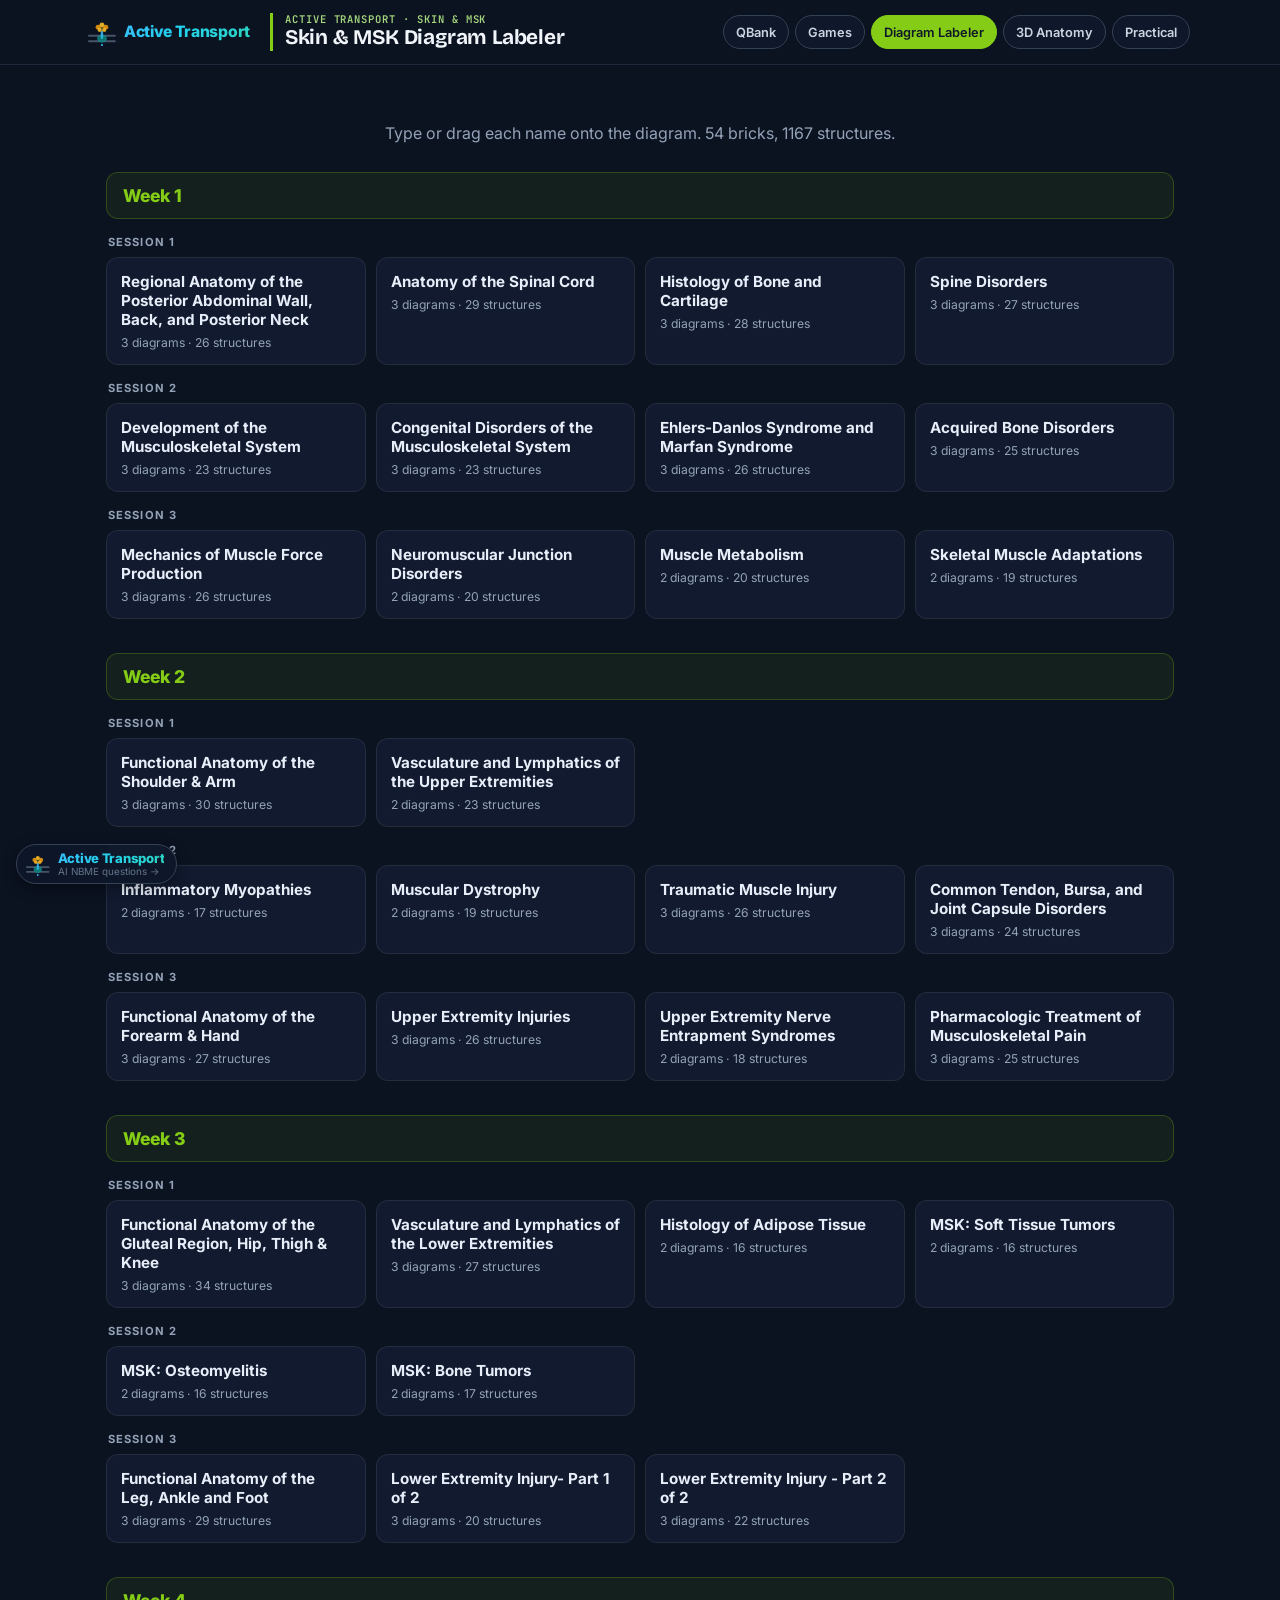
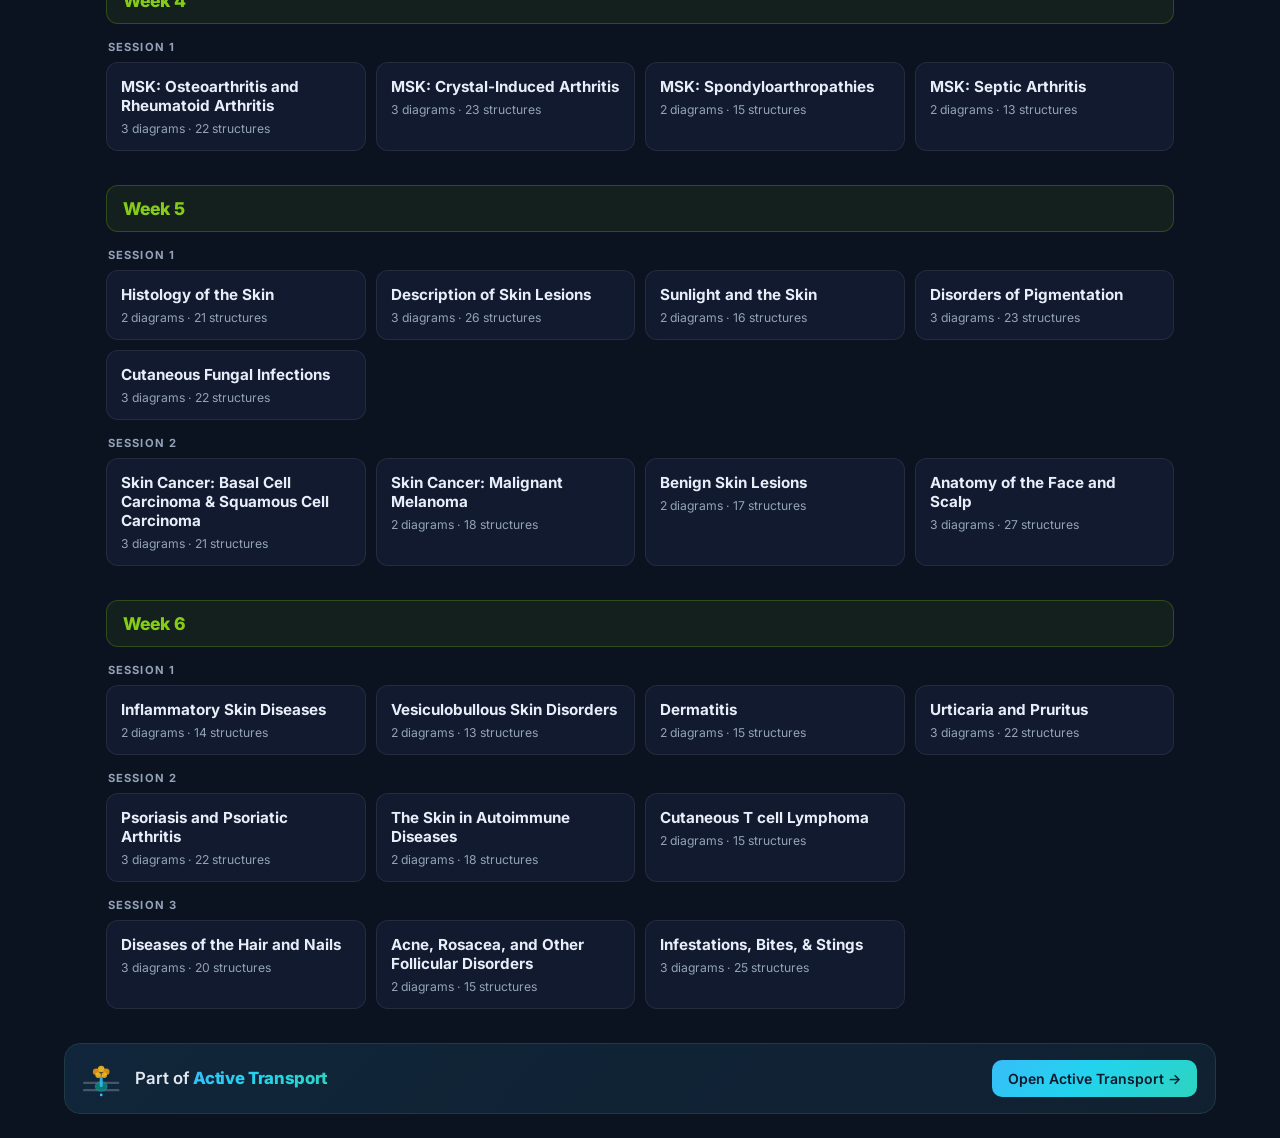
<file: index.html>
<!DOCTYPE html>
<html lang="en"><head><meta charset="UTF-8"><meta name="viewport" content="width=device-width, initial-scale=1.0">
<title>Skin &amp; MSK Diagram Labeler · Active Transport</title><link rel="stylesheet" href="style.css">
<script defer src="https://activetransport.app/static/tool-track.js"></script><!-- at-tools -->
<link rel="preconnect" href="https://fonts.googleapis.com"><link rel="preconnect" href="https://fonts.gstatic.com" crossorigin><link href="https://fonts.googleapis.com/css2?family=Bricolage+Grotesque:opsz,wght@12..96,500..800&family=Inter:wght@400;500;600;700&family=JetBrains+Mono:wght@500;600&display=swap" rel="stylesheet">
<link rel="stylesheet" href="at-tools.css?v=5aac68f3">
<!-- /at-tools -->
</head>
<body>
<!-- at-header --><script src="at-site.js?v=5aac68f3"></script><script src="at-header.js?v=5aac68f3" data-page="index"></script><!-- /at-header -->

<header class="hero">
  <p>Type or drag each name onto the diagram. 54 bricks, 1167 structures.</p>
</header>
<main>
<section class="week"><div class="week-head">Week 1</div><div class="sess">Session 1</div><div class="cards"><a class="card" href="play.html?b=1"><b>Regional Anatomy of the Posterior Abdominal Wall, Back, and Posterior Neck</b><span>3 diagrams &middot; 26 structures</span></a><a class="card" href="play.html?b=2"><b>Anatomy of the Spinal Cord</b><span>3 diagrams &middot; 29 structures</span></a><a class="card" href="play.html?b=3"><b>Histology of Bone and Cartilage</b><span>3 diagrams &middot; 28 structures</span></a><a class="card" href="play.html?b=4"><b>Spine Disorders</b><span>3 diagrams &middot; 27 structures</span></a></div><div class="sess">Session 2</div><div class="cards"><a class="card" href="play.html?b=5"><b>Development of the Musculoskeletal System</b><span>3 diagrams &middot; 23 structures</span></a><a class="card" href="play.html?b=6"><b>Congenital Disorders of the Musculoskeletal System</b><span>3 diagrams &middot; 23 structures</span></a><a class="card" href="play.html?b=7"><b>Ehlers-Danlos Syndrome and Marfan Syndrome</b><span>3 diagrams &middot; 26 structures</span></a><a class="card" href="play.html?b=8"><b>Acquired Bone Disorders</b><span>3 diagrams &middot; 25 structures</span></a></div><div class="sess">Session 3</div><div class="cards"><a class="card" href="play.html?b=9"><b>Mechanics of Muscle Force Production</b><span>3 diagrams &middot; 26 structures</span></a><a class="card" href="play.html?b=10"><b>Neuromuscular Junction Disorders</b><span>2 diagrams &middot; 20 structures</span></a><a class="card" href="play.html?b=11"><b>Muscle Metabolism</b><span>2 diagrams &middot; 20 structures</span></a><a class="card" href="play.html?b=12"><b>Skeletal Muscle Adaptations</b><span>2 diagrams &middot; 19 structures</span></a></div></section>
<section class="week"><div class="week-head">Week 2</div><div class="sess">Session 1</div><div class="cards"><a class="card" href="play.html?b=13"><b>Functional Anatomy of the Shoulder &amp; Arm</b><span>3 diagrams &middot; 30 structures</span></a><a class="card" href="play.html?b=14"><b>Vasculature and Lymphatics of the Upper Extremities</b><span>2 diagrams &middot; 23 structures</span></a></div><div class="sess">Session 2</div><div class="cards"><a class="card" href="play.html?b=15"><b>Inflammatory Myopathies</b><span>2 diagrams &middot; 17 structures</span></a><a class="card" href="play.html?b=16"><b>Muscular Dystrophy</b><span>2 diagrams &middot; 19 structures</span></a><a class="card" href="play.html?b=17"><b>Traumatic Muscle Injury</b><span>3 diagrams &middot; 26 structures</span></a><a class="card" href="play.html?b=18"><b>Common Tendon, Bursa, and Joint Capsule Disorders</b><span>3 diagrams &middot; 24 structures</span></a></div><div class="sess">Session 3</div><div class="cards"><a class="card" href="play.html?b=19"><b>Functional Anatomy of the Forearm &amp; Hand</b><span>3 diagrams &middot; 27 structures</span></a><a class="card" href="play.html?b=20"><b>Upper Extremity Injuries</b><span>3 diagrams &middot; 26 structures</span></a><a class="card" href="play.html?b=21"><b>Upper Extremity Nerve Entrapment Syndromes</b><span>2 diagrams &middot; 18 structures</span></a><a class="card" href="play.html?b=22"><b>Pharmacologic Treatment of Musculoskeletal Pain</b><span>3 diagrams &middot; 25 structures</span></a></div></section>
<section class="week"><div class="week-head">Week 3</div><div class="sess">Session 1</div><div class="cards"><a class="card" href="play.html?b=23"><b>Functional Anatomy of the Gluteal Region, Hip, Thigh &amp; Knee</b><span>3 diagrams &middot; 34 structures</span></a><a class="card" href="play.html?b=24"><b>Vasculature and Lymphatics of the Lower Extremities</b><span>3 diagrams &middot; 27 structures</span></a><a class="card" href="play.html?b=25"><b>Histology of Adipose Tissue</b><span>2 diagrams &middot; 16 structures</span></a><a class="card" href="play.html?b=26"><b>MSK: Soft Tissue Tumors</b><span>2 diagrams &middot; 16 structures</span></a></div><div class="sess">Session 2</div><div class="cards"><a class="card" href="play.html?b=27"><b>MSK: Osteomyelitis</b><span>2 diagrams &middot; 16 structures</span></a><a class="card" href="play.html?b=28"><b>MSK: Bone Tumors</b><span>2 diagrams &middot; 17 structures</span></a></div><div class="sess">Session 3</div><div class="cards"><a class="card" href="play.html?b=29"><b>Functional Anatomy of the Leg, Ankle and Foot</b><span>3 diagrams &middot; 29 structures</span></a><a class="card" href="play.html?b=30"><b>Lower Extremity Injury- Part 1 of 2</b><span>3 diagrams &middot; 20 structures</span></a><a class="card" href="play.html?b=31"><b>Lower Extremity Injury - Part 2 of 2</b><span>3 diagrams &middot; 22 structures</span></a></div></section>
<section class="week"><div class="week-head">Week 4</div><div class="sess">Session 1</div><div class="cards"><a class="card" href="play.html?b=32"><b>MSK: Osteoarthritis and Rheumatoid Arthritis</b><span>3 diagrams &middot; 22 structures</span></a><a class="card" href="play.html?b=33"><b>MSK: Crystal-Induced Arthritis</b><span>3 diagrams &middot; 23 structures</span></a><a class="card" href="play.html?b=34"><b>MSK: Spondyloarthropathies</b><span>2 diagrams &middot; 15 structures</span></a><a class="card" href="play.html?b=35"><b>MSK: Septic Arthritis</b><span>2 diagrams &middot; 13 structures</span></a></div></section>
<section class="week"><div class="week-head">Week 5</div><div class="sess">Session 1</div><div class="cards"><a class="card" href="play.html?b=36"><b>Histology of the Skin</b><span>2 diagrams &middot; 21 structures</span></a><a class="card" href="play.html?b=37"><b>Description of Skin Lesions</b><span>3 diagrams &middot; 26 structures</span></a><a class="card" href="play.html?b=38"><b>Sunlight and the Skin</b><span>2 diagrams &middot; 16 structures</span></a><a class="card" href="play.html?b=39"><b>Disorders of Pigmentation</b><span>3 diagrams &middot; 23 structures</span></a><a class="card" href="play.html?b=40"><b>Cutaneous Fungal Infections</b><span>3 diagrams &middot; 22 structures</span></a></div><div class="sess">Session 2</div><div class="cards"><a class="card" href="play.html?b=42"><b>Skin Cancer: Basal Cell Carcinoma &amp; Squamous Cell Carcinoma</b><span>3 diagrams &middot; 21 structures</span></a><a class="card" href="play.html?b=43"><b>Skin Cancer: Malignant Melanoma</b><span>2 diagrams &middot; 18 structures</span></a><a class="card" href="play.html?b=44"><b>Benign Skin Lesions</b><span>2 diagrams &middot; 17 structures</span></a><a class="card" href="play.html?b=45"><b>Anatomy of the Face and Scalp</b><span>3 diagrams &middot; 27 structures</span></a></div></section>
<section class="week"><div class="week-head">Week 6</div><div class="sess">Session 1</div><div class="cards"><a class="card" href="play.html?b=46"><b>Inflammatory Skin Diseases</b><span>2 diagrams &middot; 14 structures</span></a><a class="card" href="play.html?b=47"><b>Vesiculobullous Skin Disorders</b><span>2 diagrams &middot; 13 structures</span></a><a class="card" href="play.html?b=48"><b>Dermatitis</b><span>2 diagrams &middot; 15 structures</span></a><a class="card" href="play.html?b=49"><b>Urticaria and Pruritus</b><span>3 diagrams &middot; 22 structures</span></a></div><div class="sess">Session 2</div><div class="cards"><a class="card" href="play.html?b=50"><b>Psoriasis and Psoriatic Arthritis</b><span>3 diagrams &middot; 22 structures</span></a><a class="card" href="play.html?b=51"><b>The Skin in Autoimmune Diseases</b><span>2 diagrams &middot; 18 structures</span></a><a class="card" href="play.html?b=52"><b>Cutaneous T cell Lymphoma</b><span>2 diagrams &middot; 15 structures</span></a></div><div class="sess">Session 3</div><div class="cards"><a class="card" href="play.html?b=53"><b>Diseases of the Hair and Nails</b><span>3 diagrams &middot; 20 structures</span></a><a class="card" href="play.html?b=54"><b>Acne, Rosacea, and Other Follicular Disorders</b><span>2 diagrams &middot; 15 structures</span></a><a class="card" href="play.html?b=55"><b>Infestations, Bites, &amp; Stings</b><span>3 diagrams &middot; 25 structures</span></a></div></section>
</main>
</body></html>
</file>
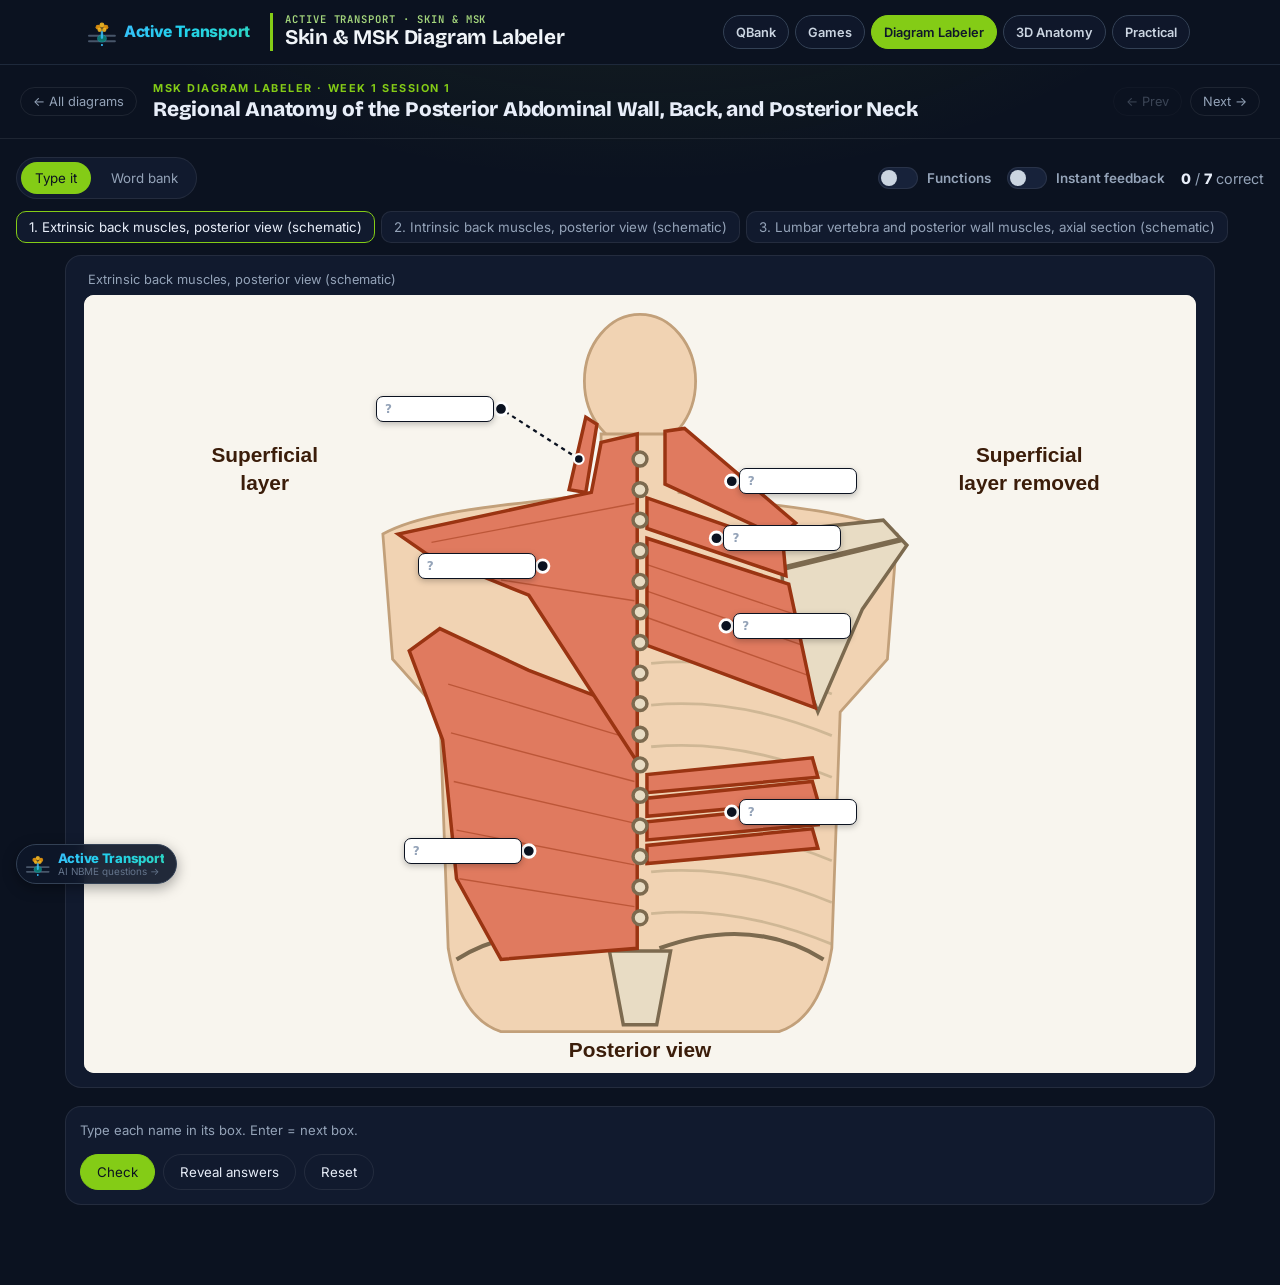
<file: play.html>
<!DOCTYPE html>
<html lang="en">
<head>
<meta charset="UTF-8">
<meta name="viewport" content="width=device-width, initial-scale=1.0">
<title>Skin &amp; MSK Diagram Labeler · Active Transport</title>
<link rel="stylesheet" href="style.css">
<script defer src="https://activetransport.app/static/tool-track.js"></script>
<!-- at-tools -->
<link rel="preconnect" href="https://fonts.googleapis.com"><link rel="preconnect" href="https://fonts.gstatic.com" crossorigin><link href="https://fonts.googleapis.com/css2?family=Bricolage+Grotesque:opsz,wght@12..96,500..800&family=Inter:wght@400;500;600;700&family=JetBrains+Mono:wght@500;600&display=swap" rel="stylesheet">
<link rel="stylesheet" href="at-tools.css?v=5aac68f3">
<!-- /at-tools -->
</head>
<body>
<!-- at-header --><script src="at-site.js?v=5aac68f3"></script><script src="at-header.js?v=5aac68f3" data-page="app" data-card="0"></script><!-- /at-header -->
<header class="top">
  <a class="back" href="index.html">&larr; All diagrams</a>
  <div class="titles">
    <div class="eyebrow" id="eyebrow">MSK Diagram Labeler</div>
    <h1 id="title">Loading&hellip;</h1>
  </div>
  <nav class="pn"><a id="prev" class="pill">&larr; Prev</a><a id="next" class="pill">Next &rarr;</a></nav>
</header>

<main class="wrap">
  <div class="bar">
    <div class="modes" role="tablist" aria-label="Mode">
      <button class="mode on" data-mode="type" role="tab">Type it</button>
      <button class="mode" data-mode="bank" role="tab">Word bank</button>
    </div>
    <div class="barright">
      <label class="toggle" title="Also match each structure to its function: a function box appears under each name box">
        <input type="checkbox" id="funcs"><span class="track"><span class="thumb"></span></span>
        <span>Functions</span>
      </label>
      <label class="toggle" title="Show right/wrong as soon as you place or enter each answer">
        <input type="checkbox" id="instant"><span class="track"><span class="thumb"></span></span>
        <span>Instant feedback</span>
      </label>
      <div class="score"><span id="score">0</span> / <span id="total">0</span> correct</div>
    </div>
  </div>
  <div class="dtabs" id="dtabs"></div>

  <div class="stage" id="stage">
    <figure class="fig">
      <figcaption id="figcap"></figcaption>
      <div class="svgbox" id="svgbox"></div>
    </figure>
    <aside class="panel">
      <p class="hint" id="hint"></p>
      <ol class="answers" id="answers"></ol>
      <div class="bank" id="bank"></div>
      <div class="actions">
        <button class="btn primary" id="check">Check</button>
        <button class="btn" id="reveal">Reveal answers</button>
        <button class="btn" id="reset">Reset</button>
      </div>
    </aside>
  </div>
</main>
<script src="app.js"></script>
</body>
</html>
</file>
<file: style.css>
:root { --bg:#0b1220; --surface:#111a2e; --surface2:#17223a; --text:#e8eef9; --muted:#94a3b8;
        --border:rgba(255,255,255,.08); --accent:#84cc16; --accent2:#4d7c0f; --ok:#22c55e; --bad:#ef4444; }
* { box-sizing:border-box; margin:0; padding:0; }
body { background: radial-gradient(1000px 520px at 50% -10%, rgba(132,204,22,.10), transparent 60%), var(--bg);
       color:var(--text); font-family:'Segoe UI',system-ui,-apple-system,sans-serif; min-height:100vh; }
a { color:inherit; }
.top { display:flex; align-items:center; gap:16px; padding:16px 20px; border-bottom:1px solid var(--border); flex-wrap:wrap; }
.back, .pill { font-size:.8rem; color:var(--muted); text-decoration:none; border:1px solid var(--border); border-radius:999px; padding:6px 12px; }
.back:hover, .pill:hover { color:var(--text); border-color:var(--accent); }
.pill[aria-disabled="true"] { opacity:.35; pointer-events:none; }
.titles { flex:1; min-width:220px; }
.eyebrow { font-size:.68rem; letter-spacing:.14em; text-transform:uppercase; color:var(--accent); font-weight:700; }
h1 { font-size:1.3rem; font-weight:800; letter-spacing:-.01em; margin-top:2px; }
.pn { display:flex; gap:8px; }
.wrap { max-width:1400px; margin:0 auto; padding:18px 16px 80px; }
.bar { display:flex; align-items:center; justify-content:space-between; gap:12px; flex-wrap:wrap; margin-bottom:12px; }
.modes { display:flex; gap:6px; flex-wrap:wrap; background:var(--surface); border:1px solid var(--border); border-radius:999px; padding:4px; }
.mode { background:transparent; border:0; color:var(--muted); font:600 .82rem inherit; padding:8px 14px; border-radius:999px; cursor:pointer; font-family:inherit; }
.mode.on { background:var(--accent); color:#0b1220; }
.score { font-size:.9rem; color:var(--muted); }
.score span { color:var(--text); font-weight:800; }
.dtabs { display:flex; gap:6px; flex-wrap:wrap; margin-bottom:12px; }
.dtab { background:var(--surface); border:1px solid var(--border); color:var(--muted); border-radius:10px; padding:7px 12px; font:600 .8rem inherit; cursor:pointer; font-family:inherit; }
.dtab.on { border-color:var(--accent); color:var(--text); }
.stage { display:grid; grid-template-columns: minmax(0,1.35fr) minmax(300px,1fr); gap:18px; align-items:start; }
@media (max-width:900px) { .stage { grid-template-columns:1fr; } }
.fig { background:var(--surface); border:1px solid var(--border); border-radius:16px; padding:12px; position:sticky; top:12px; }
@media (max-width:900px) { .fig { position:static; } }
figcaption { font-size:.8rem; color:var(--muted); margin:2px 4px 8px; }
.svgbox svg { width:100%; height:auto; display:block; border-radius:10px; background:#f8f5ee; touch-action:manipulation; }
.pin circle { fill:#0b1220; stroke:#fff; stroke-width:2; }
.pin text { fill:#fff; font:700 13px 'Segoe UI',sans-serif; text-anchor:middle; dominant-baseline:central; pointer-events:none; }
.pin { cursor:pointer; }
.pin.target circle { fill:var(--accent2); }
.pin.ok circle { fill:var(--ok); }
.pin.bad circle { fill:var(--bad); }
.pin.sel circle { stroke:var(--accent); stroke-width:4; }
.pin .dot { fill:#0b1220; stroke:#fff; stroke-width:1.5; }
.lead { stroke:#0b1220; stroke-width:1.6; stroke-dasharray:3 3; }
.panel { background:var(--surface); border:1px solid var(--border); border-radius:16px; padding:14px; }
.hint { font-size:.82rem; color:var(--muted); margin-bottom:10px; line-height:1.45; }
.answers { list-style:none; display:flex; flex-direction:column; gap:7px; }
.answers li { display:grid; grid-template-columns: 30px 1fr; gap:8px; align-items:center; }
.num { width:28px; height:28px; border-radius:50%; display:grid; place-items:center; background:var(--surface2); border:1px solid var(--border); font-weight:800; font-size:.8rem; cursor:pointer; }
.answers li.sel .num { border-color:var(--accent); box-shadow:0 0 0 2px rgba(132,204,22,.35); }
.answers input { width:100%; background:var(--surface2); border:1px solid var(--border); color:var(--text); border-radius:9px; padding:9px 11px; font:inherit; font-size:.9rem; outline:none; }
.answers input:focus { border-color:var(--accent); }
.slot { min-height:40px; background:var(--surface2); border:1px dashed rgba(255,255,255,.18); border-radius:9px; padding:8px 11px; font-size:.86rem; line-height:1.35; color:var(--muted); cursor:pointer; }
.slot.filled { border-style:solid; color:var(--text); }
.slot.over { border-color:var(--accent); background:rgba(132,204,22,.12); }
.ok input, .ok .slot { border-color:var(--ok)!important; background:rgba(34,197,94,.12); }
.bad input, .bad .slot { border-color:var(--bad)!important; background:rgba(239,68,68,.12); }
.reveal { font-size:.76rem; color:#86efac; margin-top:3px; grid-column:2; }
.bank { display:flex; flex-wrap:wrap; gap:6px; margin-top:12px; padding-top:12px; border-top:1px solid var(--border); }
.bank:empty { display:none; }
.chip { background:#1e2b47; border:1px solid rgba(132,204,22,.35); color:var(--text); border-radius:9px; padding:7px 10px; font-size:.82rem; line-height:1.3; cursor:grab; user-select:none; max-width:100%; }
.chip.sel { outline:2px solid var(--accent); }
.chip.used { opacity:.3; }
.actions { display:flex; gap:8px; flex-wrap:wrap; margin-top:14px; }
.btn { background:transparent; border:1px solid var(--border); color:var(--text); border-radius:999px; padding:9px 16px; font:600 .84rem inherit; cursor:pointer; font-family:inherit; }
.btn:hover { border-color:var(--accent); }
.btn.primary { background:var(--accent); border-color:var(--accent); color:#0b1220; }
/* index */
.hero { text-align:center; padding:46px 20px 26px; }
.hero h1 { font-size:2.3rem; }
.hero p { color:var(--muted); max-width:640px; margin:10px auto 0; line-height:1.55; }
.week { max-width:1100px; margin:0 auto 34px; padding:0 16px; }
.week-head { font-size:1.1rem; font-weight:800; color:var(--accent); padding:12px 16px; border-radius:12px; background:rgba(132,204,22,.08); border:1px solid rgba(132,204,22,.25); margin-bottom:14px; }
.sess { font-size:.7rem; letter-spacing:.1em; text-transform:uppercase; color:var(--muted); font-weight:700; margin:16px 2px 8px; }
.cards { display:grid; grid-template-columns:repeat(auto-fill,minmax(250px,1fr)); gap:10px; }
.card { display:flex; flex-direction:column; gap:6px; background:var(--surface); border:1px solid var(--border); border-radius:12px; padding:14px; text-decoration:none; transition:.15s; }
.card:hover { border-color:var(--accent); transform:translateY(-2px); }
.card b { font-size:.95rem; }
.card span { font-size:.76rem; color:var(--muted); }
.barright { display:flex; align-items:center; gap:16px; flex-wrap:wrap; }
.toggle { display:inline-flex; align-items:center; gap:9px; cursor:pointer; user-select:none; font-size:.84rem; color:var(--muted); font-weight:600; }
.toggle input { position:absolute; opacity:0; width:0; height:0; }
.toggle .track { position:relative; width:40px; height:22px; border-radius:999px; background:var(--surface2); border:1px solid var(--border); transition:background .15s; flex:none; }
.toggle .thumb { position:absolute; top:2px; left:2px; width:16px; height:16px; border-radius:50%; background:#cbd5e1; transition:left .15s, background .15s; }
.toggle input:checked + .track { background:var(--accent); border-color:var(--accent); }
.toggle input:checked + .track .thumb { left:20px; background:#0b1220; }
.toggle input:focus-visible + .track { outline:2px solid var(--accent); outline-offset:2px; }
.toggle input:checked ~ span:last-child { color:var(--text); }
/* ---- On-picture answers (Type it / Word bank) ---- */
.stage.wide { grid-template-columns: 1fr; }
.stage.wide .fig { position: static; max-width: 1150px; width: 100%; margin: 0 auto; padding: 14px 18px; }
.stage.wide .panel { max-width: 1150px; width: 100%; margin: 0 auto; }
.stage.wide .answers { display: none; }
.svgbox { position: relative; }
.overlay { position: absolute; inset: 0; pointer-events: none; }
.tgt { position: absolute; pointer-events: auto; box-sizing: border-box; height: 26px; line-height: 24px;
       padding: 0 8px; border-radius: 7px; font: 600 12px 'Segoe UI', system-ui, sans-serif;
       background: #fff; color: #0b1220; border: 1.5px solid #0b1220; box-shadow: 0 2px 6px rgba(0,0,0,.25);
       white-space: nowrap; overflow: hidden; text-overflow: ellipsis; z-index: 2; }
.tgt.grow-r { transform: translate(7px, -50%); }
.tgt.grow-l { transform: translate(calc(-100% - 7px), -50%); }
div.tgt { min-width: 64px; max-width: 190px; cursor: pointer; color: #64748b; font-weight: 600; border-style: dashed; }
div.tgt.filled { color: #0b1220; border-style: solid; }
div.tgt.over, .tgt.sel { border-color: var(--accent2); box-shadow: 0 0 0 3px rgba(132,204,22,.45); }
div.tgt:hover { max-width: 320px; z-index: 5; }
input.tgt { width: 118px; outline: none; transition: width .12s; }
input.tgt:focus { width: 210px; z-index: 6; border-color: var(--accent2); box-shadow: 0 0 0 3px rgba(132,204,22,.45); }
input.tgt::placeholder { color: #94a3b8; }
.tgt.ok { background: #dcfce7; border-color: #16a34a !important; border-style: solid; color: #14532d; }
.tgt.bad { background: #fee2e2; border-color: #dc2626 !important; border-style: solid; color: #7f1d1d; }
.tgt-reveal { position: absolute; z-index: 1; margin-top: 17px; font: 700 11px 'Segoe UI', sans-serif; color: #166534;
              background: rgba(220,252,231,.95); border-radius: 5px; padding: 1px 6px; white-space: nowrap; pointer-events: none; }
.tgt-reveal.grow-r { transform: translate(7px, 0); }
.tgt-reveal.grow-l { transform: translate(calc(-100% - 7px), 0); }
.pin.anchor circle { fill: #0b1220; stroke: #fff; stroke-width: 2; }
.pin.anchor.ok circle { fill: var(--ok); } .pin.anchor.bad circle { fill: var(--bad); }
.mode:disabled { opacity: .4; cursor: not-allowed; }
@media (max-width: 700px) { .tgt { height: 22px; line-height: 20px; font-size: 10.5px; padding: 0 5px; } input.tgt { width: 84px; } input.tgt:focus { width: 150px; } div.tgt { min-width: 44px; max-width: 130px; } }
/* ---- Name + function stacked at each pin (2026-10-25) ---- */
.tgtwrap { position: absolute; pointer-events: none; display: flex; flex-direction: column; gap: 3px; z-index: 2; }
.tgtwrap.grow-r { transform: translate(7px, -13px); align-items: flex-start; }
.tgtwrap.grow-l { transform: translate(calc(-100% - 7px), -13px); align-items: flex-end; }
.tgtwrap .tgt { position: static; transform: none; pointer-events: auto; }
.tgtwrap:hover, .tgtwrap:focus-within { z-index: 6; }
.tgt.func { height: 22px; line-height: 20px; font-size: 11px; min-width: 64px; max-width: 210px;
            background: #fff7ed; border: 1.5px dashed #c2410c; color: #9a3412; cursor: pointer; }
.tgt.func.filled { border-style: solid; color: #431407; }
.tgt.func:hover { max-width: 360px; }
.tgtwrap .tgt-reveal { position: static; margin: 0; transform: none; max-width: 320px; overflow: hidden; text-overflow: ellipsis; }
input.tgt.hint { border-color: var(--accent2); }
.bank { flex-direction: column; gap: 10px; }
.bankgroup { display: flex; flex-direction: column; gap: 6px; }
.bankhead { font-size: .7rem; letter-spacing: .1em; text-transform: uppercase; color: var(--muted); font-weight: 700; }
.bankrow { display: flex; flex-wrap: wrap; gap: 6px; }
.chip.func { border-color: rgba(249,115,22,.45); background: #2a1d17; font-size: .78rem; }
@media (max-width: 700px) { .tgt.func { height: 20px; line-height: 18px; font-size: 10px; max-width: 140px; } }
</file>
<file: at-tools.css>
/* Primary Active Transport: shared look for the static study tools (STYLE_SPEC.md).
   Source of truth: C:/study-tools/_shared/static/at-tools.css, copied into each site
   by _shared/sync_static.py. Edit it there, not in a site. Class names match the
   React tools' at-shell.css / Brand.tsx so both families look the same.
   --at-accent / --at-on-accent come from the site's at-site.js (set by at-header.js). */
:root { --at-accent: #22d3ee; --at-on-accent: #0f172a; --at-bg: #0b1220; }

/* A background never stops at the first viewport (white-band bug). */
html { min-height: 100%; background-color: var(--at-page-bg, var(--at-bg)); }
body { min-height: 100%; }
h1, h2 { font-family: 'Bricolage Grotesque', 'Inter', system-ui, -apple-system, 'Segoe UI', sans-serif; }
body { font-family: 'Inter', system-ui, -apple-system, 'Segoe UI', Roboto, sans-serif; }
:focus-visible { outline: 2px solid var(--at-accent); outline-offset: 2px; }

/* ---- Spinning-transporter mark + wordmark (as on activetransport.app) ---- */
@keyframes atStepRotate {
  0%, 2% { transform: rotate(0deg); } 7% { transform: rotate(90deg); } 10% { transform: rotate(90deg); }
  14%, 35% { transform: rotate(120deg); } 40% { transform: rotate(210deg); } 43% { transform: rotate(210deg); }
  47%, 68% { transform: rotate(240deg); } 73% { transform: rotate(330deg); } 76% { transform: rotate(330deg); }
  80%, 100% { transform: rotate(360deg); }
}
@keyframes atSubPump {
  0% { transform: translate(0,0); opacity: 0; fill: #38bdf8; } 6% { transform: translate(0,-2px); opacity: 1; fill: #38bdf8; }
  24% { transform: translate(0,-10px); opacity: 1; fill: #38bdf8; } 28% { transform: translate(0,-16px); opacity: 0; fill: #38bdf8; }
  44% { transform: translate(0,-46px); opacity: 0; fill: #38bdf8; } 50% { transform: translate(0,-58px); opacity: 0; fill: #f97316; }
  55% { transform: translate(0,-66px); opacity: 0; fill: #f97316; } 59% { transform: translate(0,-72px); opacity: 1; fill: #f97316; }
  72% { transform: translate(8px,-88px); opacity: 1; fill: #f97316; } 86% { transform: translate(18px,-102px); opacity: 1; fill: #f97316; }
  100% { transform: translate(26px,-116px) scale(.8); opacity: 0; fill: #f97316; }
}
.at-mark { display: inline-block; flex-shrink: 0; }
.at-mark svg { display: block; width: 100%; height: 100%; overflow: visible; }
.at-mark-head { transform-box: view-box; transform-origin: 60px 35.75px; animation: atStepRotate 3.6s infinite; }
.at-mark-sub { fill: #38bdf8; transform-box: fill-box; transform-origin: center; animation: atSubPump 3.6s linear infinite; }
@media (prefers-reduced-motion: reduce) {
  .at-mark-head { animation: none; }
  .at-mark-sub { animation: none; transform: translateY(-6px); opacity: 1; }
}
.at-wordmark {
  background: linear-gradient(135deg, #38bdf8 0%, #22d3ee 45%, #2dd4bf 100%);
  -webkit-background-clip: text; background-clip: text; -webkit-text-fill-color: transparent;
  font-weight: 800; letter-spacing: -0.02em;
}

/* ---- Shared header (spec §2) ---- */
.at-sh, .at-sh *, .at-gamenav, .at-gamenav *, .at-card, .at-card *, .at-corner, .at-corner * { box-sizing: border-box; }
.at-sh {
  display: block; background: #0b1220; border-bottom: 1px solid #1e293b; position: relative; z-index: 9990;
  font-family: 'Inter', system-ui, -apple-system, 'Segoe UI', Roboto, sans-serif; text-align: left;
  color: #e2e8f0; margin: 0; padding: 0; width: auto; min-height: 0; border-radius: 0; box-shadow: none; overflow: visible;
}
.at-sh::before, .at-sh::after { content: none !important; display: none !important; }
.at-sh-in {
  max-width: 72rem; margin: 0 auto; padding: 12px 24px;
  display: flex; align-items: center; gap: 20px; min-width: 0;
}
.at-sh-brand { display: inline-flex; align-items: center; gap: 8px; flex-shrink: 0; text-decoration: none; min-height: 40px; }
.at-sh-word { font-size: 0.98rem; line-height: 1.2; }
.at-sh-title { flex-shrink: 0; min-width: 0; border-left: 3px solid var(--at-accent); padding-left: 12px; }
.at-sh-eyebrow {
  font-family: 'JetBrains Mono', ui-monospace, 'Cascadia Mono', Consolas, monospace;
  font-size: 0.66rem; font-weight: 600; letter-spacing: 0.09em; text-transform: uppercase;
  color: color-mix(in oklab, var(--at-accent) 65%, #e2e8f0); line-height: 1.3; margin: 0;
}
.at-sh .at-sh-h1 {
  margin: 0; padding: 0; font-family: 'Bricolage Grotesque', 'Inter', system-ui, sans-serif;
  font-size: 1.3rem; font-weight: 700; line-height: 1.2; color: #f1f5f9; letter-spacing: -0.01em;
  text-align: left; background: none; -webkit-text-fill-color: currentColor; text-shadow: none; border: 0;
}
.at-sh-h1 a { color: inherit; text-decoration: none; }
.at-sh-h1 a:hover { text-decoration: underline; text-decoration-color: var(--at-accent); text-underline-offset: 3px; }
.at-sh-sibs { margin-left: auto; min-width: 0; display: flex; gap: 6px; overflow-x: auto; flex-wrap: nowrap; scrollbar-width: thin; padding: 2px; }
.at-sh .at-sh-pill {
  flex-shrink: 0; display: inline-flex; align-items: center; white-space: nowrap;
  height: 34px; padding: 0 12px; border-radius: 999px; font-size: 0.8rem; font-weight: 600; text-decoration: none;
  color: #cbd5e1; border: 1px solid #334155; background: #0f172a; transition: border-color .15s ease, color .15s ease;
}
.at-sh .at-sh-pill:hover { border-color: var(--at-accent); color: #f8fafc; }
.at-sh .at-sh-pill[aria-current='page'] { background: var(--at-accent); border-color: var(--at-accent); color: var(--at-on-accent); }
.at-sh-label {
  display: inline-block; margin-left: 8px; vertical-align: 3px;
  font-family: 'JetBrains Mono', ui-monospace, Consolas, monospace; font-size: 0.6rem; font-weight: 600;
  letter-spacing: .08em; text-transform: uppercase; color: #94a3b8; border: 1px solid #334155; border-radius: 999px; padding: 1px 7px;
}

/* Game pages: back / prev / next, moved out of their fixed corners into one row. */
.at-gamenav {
  max-width: 72rem; margin: 0 auto; padding: 10px 24px 0; display: flex; align-items: center; gap: 8px; flex-wrap: wrap;
  font-family: 'Inter', system-ui, -apple-system, 'Segoe UI', Roboto, sans-serif; position: relative; z-index: 9989;
}
.at-gamenav:empty { display: none; }
.at-gamenav .at-gn-spacer { flex: 1 1 auto; }
.at-gamenav .at-gn-btn {
  display: inline-flex; align-items: center; gap: 6px; min-height: 40px; padding: 0 16px; border-radius: 999px;
  font-size: .85rem; font-weight: 600; text-decoration: none; white-space: nowrap; cursor: pointer;
  color: #e2e8f0; background: rgba(15,23,42,.85); border: 1px solid #334155; transition: border-color .15s ease, color .15s ease;
}
.at-gamenav .at-gn-btn:hover { border-color: var(--at-accent); color: #fff; }

@media (max-width: 639px) {
  .at-sh-in { flex-direction: column; align-items: stretch; gap: 8px; padding: 10px 16px; }
  .at-sh-title { padding-left: 10px; }
  .at-sh .at-sh-h1 { font-size: 1.2rem; }
  .at-sh-sibs { margin: 2px -16px 0; padding: 2px 16px 4px; scrollbar-width: none; }
  .at-sh-sibs::-webkit-scrollbar { display: none; }
  .at-sh .at-sh-pill { height: 40px; padding: 0 14px; }
  .at-gamenav { padding: 10px 16px 0; }
  .at-gamenav .at-gn-btn { padding: 0 14px; }
}

/* ---- Corner stack: AT badge + tool-track.js's sign-in pill (spec §4) ---- */
.at-corner {
  position: fixed; left: 16px; bottom: 16px; z-index: 2147483000;
  display: flex; align-items: center; gap: 8px; max-width: calc(100vw - 32px); pointer-events: none;
}
.at-corner > * { pointer-events: auto; }
.at-badge {
  display: flex; align-items: center; gap: 8px; flex-shrink: 0; padding: 7px 12px 7px 9px; border-radius: 999px;
  background: rgba(15,23,42,.92); border: 1px solid #334155; text-decoration: none; backdrop-filter: blur(6px);
  box-shadow: 0 4px 14px rgba(0,0,0,.35); transition: transform .15s ease, box-shadow .15s ease;
  font-family: 'Inter', system-ui, -apple-system, 'Segoe UI', sans-serif;
}
.at-badge:hover { transform: translateY(-1px); box-shadow: 0 6px 20px rgba(34,211,238,.18); }
.at-badge-text { display: flex; flex-direction: column; line-height: 1.05; }
.at-badge-sub { font-size: .62rem; color: #64748b; }
.at-corner #at-auth-badge { position: static !important; flex-shrink: 1; min-width: 0; white-space: nowrap; }
.at-corner-spacer { display: none; }
@media (max-width: 640px) {
  .at-corner { left: 12px; bottom: 12px; max-width: calc(100vw - 24px); }
  .at-badge { height: 36px; padding: 0 11px 0 8px; gap: 6px; }
  .at-badge .at-badge-sub { display: none; }
  .at-corner #at-auth-badge { height: 36px; box-sizing: border-box; padding: 0 11px !important; }
  .at-corner-spacer { display: block; height: 64px; clear: both; }
}

/* ---- Promo card (spec §4): icon | title | button; button drops below the title under 640px ---- */
.at-card-wrap { padding: 0 24px; clear: both; }
.at-card {
  display: grid; grid-template-columns: auto minmax(0, 1fr) auto; grid-template-areas: "icon title cta";
  column-gap: 16px; row-gap: 4px; align-items: center; max-width: 72rem; margin: 32px auto 24px; padding: 16px 18px;
  border-radius: 16px; text-decoration: none; text-align: left;
  background: linear-gradient(135deg, rgba(34,211,238,.08), rgba(45,212,191,.05)), #0f172a; border: 1px solid #1e3a44;
  font-family: 'Inter', system-ui, -apple-system, 'Segoe UI', sans-serif;
}
.at-card-icon { grid-area: icon; display: flex; }
.at-card-title { grid-area: title; font-size: 1.05rem; font-weight: 600; color: #e2e8f0; min-width: 0; }
.at-card-cta {
  grid-area: cta; white-space: nowrap; text-align: center; padding: 10px 16px; border-radius: 10px; font-size: .875rem; font-weight: 600;
  color: #0f172a; background: linear-gradient(135deg, #38bdf8 0%, #22d3ee 45%, #2dd4bf 100%); transition: filter .15s ease, transform .15s ease;
}
.at-card:hover .at-card-cta { filter: brightness(1.08); transform: translateY(-1px); }
@media (max-width: 639px) {
  .at-card-wrap { padding: 0 16px; }
  .at-card { grid-template-columns: auto minmax(0, 1fr); grid-template-areas: "icon title" "cta cta"; row-gap: 12px; column-gap: 10px; padding: 16px; }
    .at-card-cta { display: flex; align-items: center; justify-content: center; min-height: 44px; white-space: normal; }
}

/* Exam skins imitate an exam interface: their quiz page drops the brand bar. */
html[data-skin] [data-at-skinhide] { display: none; }
html[data-skin] body:has([data-at-quiz]:not([hidden])) [data-at-header] { display: none; }

/* ---- Small shared fixes ---- */
.at-wrap { overflow-wrap: anywhere; min-width: 0; }
.at-scroll-x { overflow-x: auto; -webkit-overflow-scrolling: touch; max-width: 100%; }
/* The drag-and-drop index heroes keep only their counts + search once the shared
   header holds the title. */
header.at-hero { padding: 22px 16px 24px !important; }
header.at-hero::after, header.at-hero::before { content: none !important; display: none !important; }
header.at-hero .pills { margin-top: 0; }
.section-icon:empty { display: none; }

/* Phone width: the game templates' grids and tab rows never widen the page (spec §5). */
@media (max-width: 640px) {
  .main-content > *, .cards-container > *, .game-area > *, .stats > *, .stats-row > * { min-width: 0; }
  .cards-container { grid-template-columns: minmax(0, 1fr) !important; }
  .tabs { flex-wrap: wrap; }
  .tabs .tab { min-height: 40px; flex: 1 1 auto; overflow-wrap: normal; word-break: normal; white-space: normal; }
  .word-item, .word-bank-item, .drop-zone, .dropped-item, .drug-card, .table-container td { overflow-wrap: anywhere; }
  .table-container { max-width: 100%; overflow-x: auto; }
}

/* Course art under the header: big, borderless, fading into the page (matches the QBanks). */
.at-art-wrap { width: 100%; max-width: 1180px; margin: 0 auto; padding: 0 16px; box-sizing: border-box; pointer-events: none; }
.at-art { display: block; width: 100%; height: 280px; object-fit: contain; margin: -18px auto -24px; opacity: .55;
  -webkit-mask-image: radial-gradient(ellipse 62% 78% at 50% 50%, #000 50%, transparent 100%);
          mask-image: radial-gradient(ellipse 62% 78% at 50% 50%, #000 50%, transparent 100%); }
@media (max-width: 639px) { .at-art { height: 150px; margin: -10px auto -14px; } }
</file>
